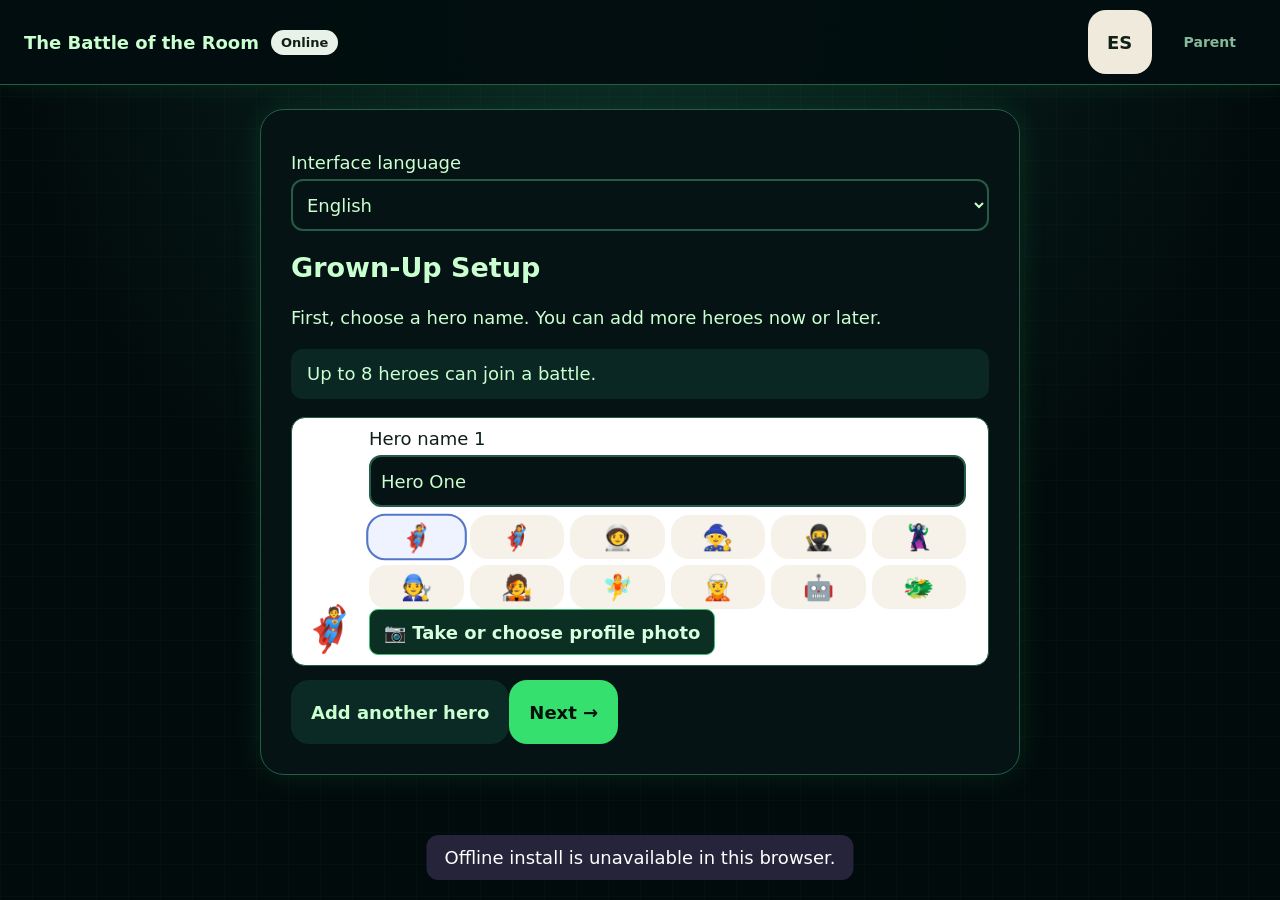
<file: index.html>
<!doctype html>
<html lang="en">
  <head>
    <meta charset="utf-8" />
    <meta
      name="viewport"
      content="width=device-width,initial-scale=1,viewport-fit=cover"
    />
    <meta name="theme-color" content="#020b0c" />
    <meta
      name="description"
      content="A bilingual English/Spanish cooperative room-cleaning adventure for children."
    />
    <meta name="apple-mobile-web-app-capable" content="yes" />
    <meta
      name="apple-mobile-web-app-status-bar-style"
      content="black-translucent"
    />
    <link rel="manifest" href="./manifest.webmanifest" />
    <link rel="apple-touch-icon" href="./assets/icons/apple-touch-icon.png" />
    <link rel="stylesheet" href="./css/tokens.css" />
    <link rel="stylesheet" href="./css/base.css" />
    <link rel="stylesheet" href="./css/components.css" />
    <link rel="stylesheet" href="./css/child-mode.css" />
    <link rel="stylesheet" href="./css/parent-mode.css" />
    <link rel="stylesheet" href="./css/animations.css" />
    <link rel="stylesheet" href="./css/print.css" />
    <title>The Battle of the Room</title>
  </head>
  <body>
    <a class="skip-link" href="#app">Skip to game</a>
    <header class="topbar">
      <div>
        <strong>The Battle of the Room</strong
        ><span id="connectivity" class="badge" aria-live="polite">Online</span>
      </div>
      <div>
        <button
          id="language-toggle"
          class="icon-btn"
          aria-label="Switch language"
        >
          ES</button
        ><button id="parent-access" class="parent-link">Parent</button>
      </div>
    </header>
    <main id="app" tabindex="-1">
      <div class="loading-card">Waking the room monster…</div>
    </main>
    <div id="toast" role="status" aria-live="polite"></div>
    <script type="module" src="./js/app.js"></script>
  </body>
</html>
</file>
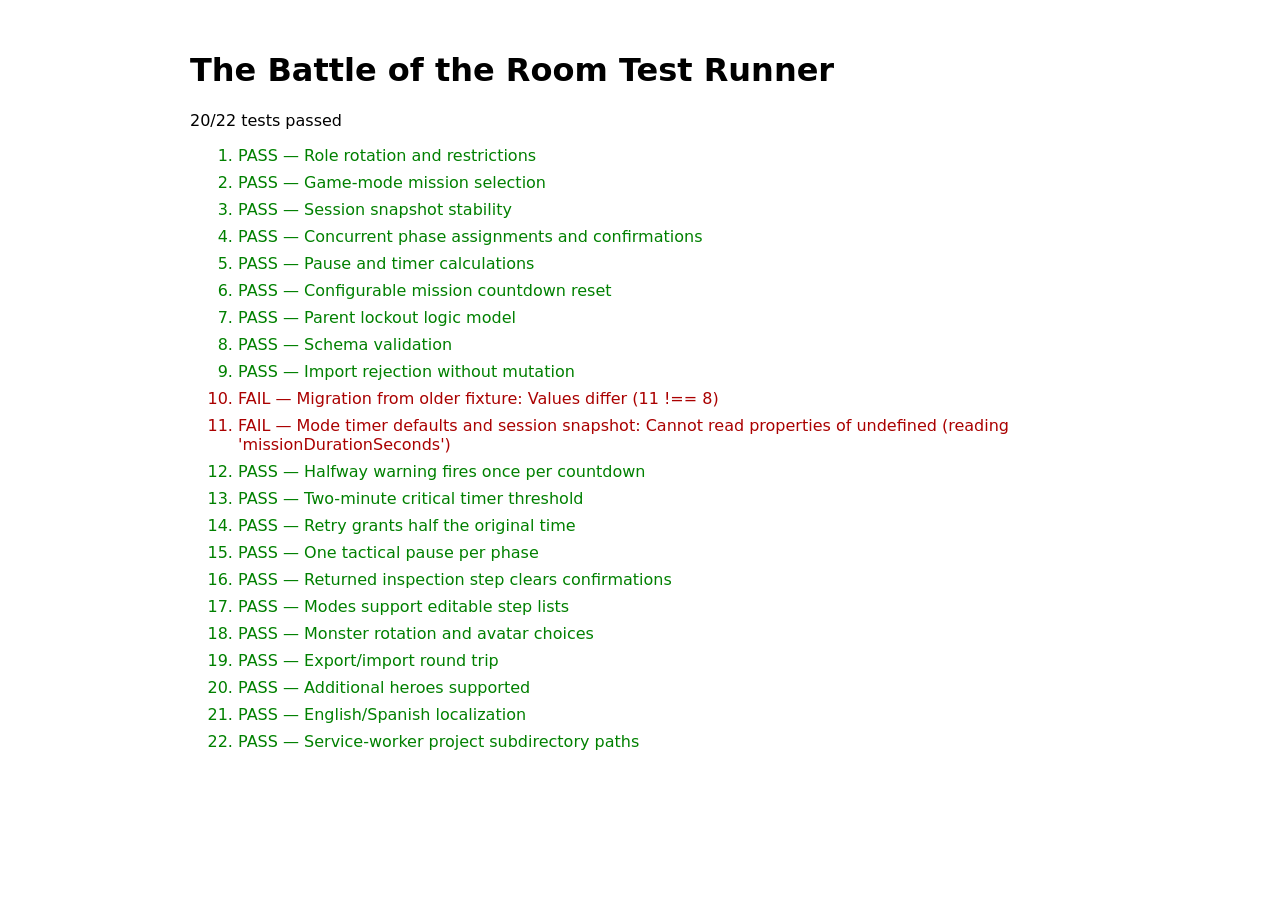
<file: tests/test-runner.html>
<!doctype html><meta charset="utf-8" /><meta
  name="viewport"
  content="width=device-width"
/><title>Battle of the Room Tests</title
><style>
  body {
    font-family: system-ui;
    padding: 30px;
    max-width: 900px;
    margin: auto;
  }
  .pass {
    color: green;
  }
  .fail {
    color: #a00;
  }
  li {
    margin: 8px;
  }
</style>
<h1>The Battle of the Room Test Runner</h1>
<p id="summary">Running…</p>
<ol id="results"></ol>
<script type="module" src="./test-runner.js"></script>
</file>
<file: css/tokens.css>
:root {
  --bg: #020b0c;
  --ink: #caffd0;
  --card: #07191a;
  --gold: #f6b73c;
  --orange: #ed7d31;
  --green: #35e06f;
  --blue: #5577c8;
  --purple: #8561a8;
  --red: #b64e4e;
  --muted: #86b99a;
  --line: #245c45;
  --panel: #061314;
  --panel-alt: #0a2320;
  --glow: #71ff9a;
  --shadow: 0 0 30px rgba(53, 224, 111, 0.12);
  --radius: 24px;
  --touch: 64px;
  --space: clamp(12px, 2vw, 24px);
  --font: system-ui, -apple-system, BlinkMacSystemFont, "Segoe UI", sans-serif;
}
</file>
<file: css/base.css>
* {
  box-sizing: border-box;
}
html,
body {
  margin: 0;
  min-height: 100%;
  font-family: var(--font);
  color: var(--ink);
  background:
    linear-gradient(rgba(44, 132, 87, 0.045) 1px, transparent 1px),
    linear-gradient(90deg, rgba(44, 132, 87, 0.045) 1px, transparent 1px),
    radial-gradient(circle at top, #0b2823, var(--bg) 62%);
  background-size:
    32px 32px,
    32px 32px,
    auto;
  font-size: 18px;
}
button,
input,
select,
textarea {
  font: inherit;
}
button {
  min-height: var(--touch);
  border: 0;
  border-radius: 18px;
  padding: 12px 20px;
  font-weight: 800;
  cursor: pointer;
  touch-action: manipulation;
}
button:focus-visible,
input:focus-visible,
select:focus-visible,
textarea:focus-visible {
  outline: 4px solid #1c6ef2;
  outline-offset: 3px;
}
.skip-link {
  position: absolute;
  left: -999px;
}
.skip-link:focus {
  left: 8px;
  top: 8px;
  z-index: 99;
  background: white;
  color: #102019;
  padding: 10px;
}
.topbar {
  min-height: 68px;
  padding: 10px var(--space);
  display: flex;
  justify-content: space-between;
  align-items: center;
  border-bottom: 1px solid var(--line);
  background: rgba(2, 13, 14, 0.94);
  box-shadow: 0 0 20px rgba(53, 224, 111, 0.1);
  position: sticky;
  top: 0;
  z-index: 10;
}
.topbar > div {
  display: flex;
  gap: 12px;
  align-items: center;
}
main {
  max-width: 1180px;
  margin: auto;
  padding: var(--space);
}
h1,
h2,
h3 {
  line-height: 1.08;
}
p {
  line-height: 1.45;
}
.sr-only {
  position: absolute;
  width: 1px;
  height: 1px;
  overflow: hidden;
  clip: rect(0, 0, 0, 0);
}
@media (max-width: 700px) {
  html,
  body {
    font-size: 16px;
  }
  .topbar strong {
    font-size: 15px;
  }
}
</file>
<file: css/components.css>
.card {
  background: var(--card);
  border: 1px solid var(--line);
  border-radius: var(--radius);
  box-shadow: var(--shadow);
  padding: clamp(16px, 3vw, 30px);
}
.hero-card {
  display: grid;
  grid-template-columns: minmax(240px, 1fr) 1.4fr;
  gap: var(--space);
  align-items: center;
}
.btn-primary {
  background: var(--green);
  color: white;
}
.btn-secondary {
  background: #ece8de;
  color: var(--ink);
}
.btn-danger {
  background: var(--red);
  color: white;
}
.btn-gold {
  background: var(--gold);
  color: #382b10;
}
.button-row {
  display: flex;
  gap: 12px;
  flex-wrap: wrap;
}
.icon-btn {
  min-width: var(--touch);
  padding: 8px;
  background: #f0eadc;
  color: #102019;
}
.parent-link {
  min-height: 44px;
  background: transparent;
  color: var(--muted);
  font-size: 14px;
}
.badge {
  display: inline-flex;
  padding: 5px 10px;
  border-radius: 999px;
  background: #e8f2e8;
  color: #102019;
  font-size: 13px;
  font-weight: 700;
}
.badge.offline {
  background: #f5dfd0;
}
.progress-track {
  height: 22px;
  border-radius: 999px;
  background: #ece8de;
  overflow: hidden;
}
.progress-fill {
  height: 100%;
  background: var(--green);
  transition: width 0.35s;
}
.grid {
  display: grid;
  gap: var(--space);
}
.grid.two {
  grid-template-columns: repeat(2, minmax(0, 1fr));
}
.grid.three {
  grid-template-columns: repeat(3, minmax(0, 1fr));
}
.choice {
  border: 3px solid transparent;
  background: white;
  color: #102019;
}
.choice[aria-pressed="true"] {
  border-color: var(--blue);
  background: #eef3ff;
}
.monster {
  font-size: clamp(80px, 14vw, 180px);
  text-align: center;
  filter: drop-shadow(0 12px 10px rgba(0, 0, 0, 0.13));
}
.monster.messy {
  animation: wobble 2s infinite;
}
.mission-icon {
  font-size: 72px;
}
.hero-chip {
  display: flex;
  align-items: center;
  gap: 10px;
  padding: 12px;
  border-radius: 18px;
  background: #f6f2e9;
  color: #102019;
}
.hero-avatar {
  font-size: 44px;
}
.confirm-btn {
  width: 100%;
  min-height: 72px;
  font-size: clamp(18px, 2.6vw, 28px);
}
.confirmed {
  background: #dff3e4 !important;
  color: #1f5b32;
}
.warning {
  padding: 12px 16px;
  border-left: 6px solid var(--orange);
  background: #fff1e4;
  border-radius: 12px;
}
.notice {
  padding: 12px 16px;
  background: #edf3ff;
  border-radius: 12px;
}
.modal {
  position: fixed;
  inset: 0;
  background: rgba(29, 25, 34, 0.55);
  display: grid;
  place-items: center;
  padding: 20px;
  z-index: 50;
}
.modal > .card {
  width: min(560px, 100%);
  max-height: 90vh;
  overflow: auto;
}
.field {
  display: grid;
  gap: 6px;
  margin: 12px 0;
}
.field input,
.field select,
.field textarea {
  min-height: 52px;
  border: 2px solid var(--line);
  border-radius: 12px;
  padding: 10px;
  background: white;
  color: #102019;
}
.error {
  color: #9b3030;
  font-weight: 700;
}
.tabs {
  display: flex;
  gap: 8px;
  flex-wrap: wrap;
}
.tabs button {
  min-height: 48px;
}
.list {
  display: grid;
  gap: 10px;
}
.list-item {
  padding: 14px;
  border: 1px solid var(--line);
  border-radius: 14px;
  background: white;
  color: #102019;
}
.loading-card {
  padding: 40px;
  text-align: center;
}
.toast {
  position: fixed;
  bottom: 20px;
  left: 50%;
  transform: translateX(-50%);
  background: #25243a;
  color: white;
  padding: 12px 18px;
  border-radius: 12px;
  z-index: 70;
}
.health {
  display: flex;
  gap: 5px;
}
.heart {
  font-size: 26px;
  filter: grayscale(1);
  opacity: 0.25;
}
.heart.alive {
  filter: none;
  opacity: 1;
}
.collectibles {
  font-size: 28px;
  letter-spacing: 4px;
}
.mode-card {
  min-height: 170px;
  text-align: left;
}
.setup-step {
  max-width: 760px;
  margin: auto;
}
.pin-dots {
  display: flex;
  gap: 12px;
  justify-content: center;
  font-size: 42px;
}
.keypad {
  display: grid;
  grid-template-columns: repeat(3, 90px);
  gap: 10px;
  justify-content: center;
}
.keypad button {
  font-size: 28px;
}
.numeric-pin-input {
  -webkit-text-security: disc;
}
.zone-strip {
  display: flex;
  gap: 8px;
  flex-wrap: wrap;
}
.zone {
  padding: 8px 12px;
  border: 1px solid #6d5739;
  background: #eadcb8;
  color: #21180e;
  border-radius: 999px;
  font-weight: 800;
}
.zone.restored {
  background: #dff3e4;
}
@media (max-width: 800px) {
  .hero-card,
  .grid.two,
  .grid.three {
    grid-template-columns: 1fr;
  }
  .monster {
    font-size: 90px;
  }
}
.hero-preview-grid {
  grid-template-columns: repeat(auto-fit, minmax(180px, 1fr));
}
.setup-heroes {
  display: grid;
  gap: 12px;
  margin: 14px 0;
}
.setup-hero-row {
  display: grid;
  grid-template-columns: auto minmax(0, 1fr) auto;
  gap: 12px;
  align-items: end;
  padding: 10px;
  border: 1px solid var(--line);
  border-radius: 14px;
  background: #fff;
  color: #102019;
}
.mission-offer-screen {
  position: relative;
  min-height: calc(100vh - 105px);
  overflow: hidden;
  border: 1px solid #2e7f61;
  background: radial-gradient(circle at 50% 40%, #0b3433, #01090c 70%);
}
.transmission-grid {
  position: absolute;
  inset: 0;
  background:
    repeating-linear-gradient(0deg, transparent 0 5px, rgba(91, 255, 196, 0.035) 6px),
    linear-gradient(rgba(71, 229, 255, 0.06) 1px, transparent 1px),
    linear-gradient(90deg, rgba(71, 229, 255, 0.06) 1px, transparent 1px);
  background-size: auto, 44px 44px, 44px 44px;
  animation: transmission-scan 5s linear infinite;
}
.mission-offer-card {
  position: relative;
  z-index: 1;
  display: grid;
  grid-template-columns: minmax(220px, 0.8fr) minmax(320px, 1.2fr);
  grid-template-areas: "label label" "robot message" "robot actions";
  gap: 14px 28px;
  align-items: center;
  width: min(1050px, 94vw);
  margin: auto;
  padding: clamp(18px, 3vw, 38px);
  border: 2px solid #56d8ff;
  border-radius: 18px;
  background: rgba(2, 20, 25, 0.9);
  box-shadow: 0 0 45px rgba(57, 220, 255, 0.2), inset 0 0 35px rgba(65, 255, 174, 0.06);
}
.transmission-label {
  grid-area: label;
  color: #7effae;
  font-weight: 900;
  letter-spacing: 0.2em;
  text-align: center;
}
.digital-butler {
  grid-area: robot;
  width: 100%;
  max-height: 58vh;
  object-fit: contain;
  animation: robot-salute-arrival 1.1s ease-out both, robot-hologram 2.8s ease-in-out 1.1s infinite;
  filter: drop-shadow(0 0 24px rgba(74, 225, 255, 0.4));
}
.incoming-message-panel {
  grid-area: message;
  min-height: 180px;
  padding: 24px;
  border-left: 5px solid #65ff9b;
  background: #061d1d;
  color: #d4ffdf;
  font-size: clamp(25px, 3.7vw, 46px);
  font-weight: 800;
  line-height: 1.25;
}
.incoming-message-text { display: inline; }
.typing-cursor { color: #65ff9b; animation: cursor-blink 0.65s steps(1) infinite; }
.mission-offer-actions {
  grid-area: actions;
  display: grid;
  grid-template-columns: repeat(2, minmax(0, 1fr));
  gap: 14px;
}
.mission-offer-actions button { min-height: 82px; font-size: clamp(22px, 3vw, 34px); }
.detective-briefing-screen { padding: 34px 12px; }
.detective-portfolio {
  position: relative;
  display: grid;
  grid-template-columns: minmax(280px, 0.9fr) minmax(360px, 1.1fr);
  gap: clamp(22px, 4vw, 48px);
  width: min(1080px, 96vw);
  margin: auto;
  padding: clamp(35px, 5vw, 64px) clamp(22px, 4vw, 50px) clamp(24px, 4vw, 44px);
  border: 12px solid #5b3c22;
  border-radius: 12px 28px 28px 12px;
  background:
    linear-gradient(90deg, rgba(83, 53, 27, 0.15) 0 2px, transparent 2px) 50% 0 / 12px 100%,
    #e5d2a5;
  color: #21170d;
  box-shadow: 0 22px 50px #000, inset 0 0 28px rgba(69, 39, 14, 0.25);
}
.portfolio-tab {
  position: absolute;
  top: -31px;
  left: 30px;
  padding: 10px 24px;
  border: 4px solid #5b3c22;
  border-bottom: 0;
  border-radius: 12px 12px 0 0;
  background: #bd8c4d;
  color: #1b1108;
  font-weight: 950;
  letter-spacing: 0.09em;
}
.briefing-evidence {
  position: relative;
  display: grid;
  align-content: center;
  padding: 22px;
  border: 2px solid #4d3c2c;
  background: #f3ead3;
  color: #20170e;
  transform: rotate(-1deg);
  box-shadow: 7px 8px 0 rgba(76, 48, 24, 0.18);
}
.evidence-stamp {
  position: absolute;
  top: 12px;
  right: 9px;
  z-index: 2;
  padding: 5px 10px;
  border: 4px double #8d1e1e;
  color: #8d1e1e;
  font-weight: 950;
  transform: rotate(8deg);
}
.briefing-report { color: #21170d; }
.briefing-report h1 { color: #25170b; font-family: Georgia, serif; }
.briefing-report .hero-chip { border: 1px solid #766143; background: #f7efd9; color: #21170d; }
.briefing-begin { width: 100%; min-height: 80px; font-size: clamp(26px, 4vw, 42px); }
@media (max-width: 760px) {
  .mission-offer-card,
  .detective-portfolio { grid-template-columns: 1fr; }
  .mission-offer-card { grid-template-areas: "label" "robot" "message" "actions"; }
  .digital-butler { max-height: 34vh; }
  .detective-portfolio { padding-top: 58px; }
}
.setup-hero-row .field {
  margin: 0;
}
.mission-countdown {
  display: grid;
  place-items: center;
  gap: 2px;
  margin: 14px 0;
  padding: 16px;
  border: 4px solid var(--line);
  border-radius: 24px;
  background: #fff;
  color: #102019;
  text-align: center;
}
.countdown-label {
  font-size: clamp(18px, 2.3vw, 30px);
  font-weight: 800;
  text-transform: uppercase;
  letter-spacing: 0.06em;
}
.countdown-value {
  font-size: clamp(76px, 12vw, 164px);
  line-height: 0.9;
  font-weight: 950;
  font-variant-numeric: tabular-nums;
  letter-spacing: -0.04em;
  color: #25243a;
  text-shadow: 0 4px 0 rgba(0, 0, 0, 0.08);
}
.soundtrack-status {
  font-size: clamp(14px, 1.8vw, 22px);
  font-weight: 700;
  color: var(--muted);
}
.mission-countdown.urgent {
  border-color: var(--orange);
  background: #fff1e4;
}
.timer-coach {
  font-weight: 700;
}
.hidden {
  display: none !important;
}
.hero-confirm-card {
  display: grid;
  gap: 8px;
}
.hero-chip.compact {
  padding: 8px 10px;
}
.hero-chip.compact .hero-avatar {
  font-size: 34px;
}
.victory-stage,
.celebration-stage {
  position: relative;
  overflow: hidden;
}
@media (max-width: 700px) {
  .setup-hero-row {
    grid-template-columns: auto 1fr;
  }
  .setup-hero-row > button {
    grid-column: 1/-1;
  }
  .countdown-value {
    font-size: clamp(68px, 20vw, 112px);
  }
}
.monster-sprite {
  display: block;
  width: min(100%, 360px);
  height: auto;
  aspect-ratio: 1;
  object-fit: contain;
  margin: auto;
  filter: drop-shadow(0 12px 10px rgba(0, 0, 0, 0.16));
}
.monster-atlas-sprite {
  aspect-ratio: 1 / 1;
  background-image: url("../assets/images/monsters/monster-roster-v2.png");
  background-size: 500% 200%;
  background-position: calc(var(--monster-x) * 25%) calc(var(--monster-y) * 100%);
  background-repeat: no-repeat;
}
.hero-photo {
  width: 58px;
  height: 58px;
  border: 2px solid #70ff96;
  border-radius: 50%;
  object-fit: cover;
  background: #061512;
}
.photo-capture-button {
  display: inline-flex;
  align-items: center;
  justify-content: center;
  min-height: 46px;
  padding: 9px 14px;
  border: 1px solid #45bd75;
  border-radius: 9px;
  background: #0b3023;
  color: #d5ffde;
  font-weight: 800;
  cursor: pointer;
}
.profile-photo-input {
  position: absolute;
  width: 1px;
  height: 1px;
  overflow: hidden;
  clip: rect(0 0 0 0);
}
.profile-photo-preview {
  display: grid;
  place-items: center;
}
.profile-photo-preview .hero-avatar {
  width: 82px;
  height: 82px;
  font-size: 54px;
}
.profile-editor-fields {
  display: flex;
  flex-wrap: wrap;
  gap: 9px;
  align-items: center;
}
.main-menu-grid {
  display: grid;
  grid-template-columns: repeat(2, minmax(0, 1fr));
  gap: 12px;
  margin-top: 18px;
}
.main-menu-action {
  min-height: 76px;
  font-size: clamp(17px, 2vw, 24px);
}
.landing-screen {
  position: relative;
  min-height: calc(100dvh - 150px);
  align-content: center;
  padding: clamp(12px, 2vw, 24px);
  overflow: hidden;
  border: 1px solid #246848;
  border-radius: 24px;
  background:
    radial-gradient(circle at 50% 8%, rgba(38, 224, 112, 0.16), transparent 34%),
    linear-gradient(rgba(58, 255, 133, 0.035) 1px, transparent 1px),
    linear-gradient(90deg, rgba(58, 255, 133, 0.035) 1px, transparent 1px),
    #020d0e;
  background-size: auto, 42px 42px, 42px 42px, auto;
  box-shadow: inset 0 0 70px rgba(42, 255, 117, 0.06);
}
.landing-logo-wrap {
  display: grid;
  place-items: center;
  align-content: center;
  min-height: 0;
  grid-area: logo;
  align-self: stretch;
}
.landing-logo {
  width: min(430px, 100%);
  max-height: 58vh;
  object-fit: contain;
  filter: drop-shadow(0 0 20px rgba(52, 231, 255, 0.28));
  animation: logo-glow-rest 7s ease-in-out infinite;
}

.ui-icon { width: 1.15em; height: 1.15em; flex: 0 0 auto; }
.icon-label { display: inline-flex; align-items: center; justify-content: center; gap: .48em; }
.landing-menu-card .icon-label { flex-direction: column; }
.landing-menu-card .ui-icon { width: 1.7em; height: 1.7em; }
.deny-mission { background: #bd2434; border-color: #ff7885; color: #fff; }
.pin-card { position: relative; }
.pin-close { position: absolute; top: 12px; right: 12px; width: 48px; height: 48px; border: 2px solid #ff7c86; border-radius: 50%; background: #641923; color: #fff; font-size: 32px; line-height: 1; }
.safety-alert-button { display: inline-flex; align-items: center; justify-content: center; gap: 10px; width: min(360px, 100%); margin: 0 auto 14px; padding: 12px 20px; border: 2px solid #ffca58; border-radius: 12px; background: #2d250d; color: #fff0a8; font-size: clamp(18px, 2vw, 25px); font-weight: 900; }
.safety-alert-card { position: relative; }

@keyframes logo-glow-rest {
  0%, 9%, 100% { filter: drop-shadow(0 0 18px rgba(52, 231, 255, .25)); transform: scale(1); }
  13% { filter: drop-shadow(0 0 42px rgba(112, 255, 174, .9)) brightness(1.2); transform: scale(1.025); }
  18% { filter: drop-shadow(0 0 18px rgba(52, 231, 255, .25)); transform: scale(1); }
}
.landing-tagline {
  margin: -6px 0 0;
  color: #bfffd0;
  font-size: clamp(15px, 2vw, 22px);
  font-weight: 800;
  letter-spacing: 0.08em;
  text-align: center;
  text-transform: uppercase;
}
.landing-menu-grid {
  display: grid;
  grid-template-columns: minmax(190px, 0.78fr) minmax(300px, 1.12fr) minmax(190px, 0.78fr);
  grid-template-rows: minmax(220px, 2fr) minmax(110px, 1fr);
  grid-template-areas:
    "comics logo battle"
    "setting logo parent";
  gap: clamp(14px, 2vw, 24px);
  min-height: 0;
}
.landing-menu-card.battle-zone { grid-area: battle; }
.landing-menu-card.comics-zone { grid-area: comics; }
.landing-menu-card.parent-zone { grid-area: parent; }
.landing-menu-card.setting-zone { grid-area: setting; }
.landing-menu-card {
  position: relative;
  display: grid;
  place-items: center;
  min-height: 150px;
  padding: clamp(14px, 2.2vw, 30px);
  overflow: hidden;
  border: 2px solid #36795b;
  border-radius: 22px;
  background: linear-gradient(145deg, #0d352b, #071d1a);
  color: #d7ffe1;
  font-size: clamp(25px, 3.3vw, 44px);
  font-weight: 900;
  line-height: 1.05;
  text-align: center;
  text-shadow: 0 0 14px rgba(114, 255, 157, 0.38);
  box-shadow: inset 0 0 28px rgba(73, 255, 139, 0.06), 0 10px 25px rgba(0, 0, 0, 0.28);
}
.landing-menu-card::after {
  content: "";
  position: absolute;
  inset: 0;
  background: linear-gradient(120deg, transparent 25%, rgba(255, 255, 255, 0.08), transparent 60%);
  transform: translateX(-120%);
  transition: transform 0.45s ease;
}
.landing-menu-card:hover::after,
.landing-menu-card:focus-visible::after {
  transform: translateX(120%);
}
.landing-menu-card:hover,
.landing-menu-card:focus-visible {
  transform: translateY(-3px);
  border-color: #72ff9c;
  background: linear-gradient(145deg, #15533f, #0a2b25);
  box-shadow: 0 0 25px rgba(70, 255, 137, 0.2);
}
.landing-menu-card.battle-zone {
  border-color: #58dfff;
  background: linear-gradient(145deg, #0c4051, #08242e);
  color: #d9f9ff;
}
.landing-menu-card.setting-zone { border-color: #d7ba45; color: #fff4b4; }
.landing-menu-card.comics-zone { border-color: #9d70ff; color: #eadfff; }
.landing-menu-card.parent-zone,
.landing-menu-card.setting-zone {
  min-height: 110px;
  padding-inline: clamp(12px, 2vw, 24px);
  font-size: clamp(22px, 3vw, 38px);
}
.menu-music-activation {
  justify-self: center;
  min-height: 42px;
  padding: 9px 22px;
  border: 1px solid #377b5b;
  border-radius: 999px;
  background: rgba(5, 35, 29, 0.92);
  color: #a9f8bd;
  font-size: 15px;
}
.menu-music-activation.playing { color: #6fffa0; box-shadow: 0 0 14px rgba(77, 255, 137, 0.18); }
@media (max-width: 700px) {
  .landing-screen {
    grid-template-rows: minmax(135px, 24vh) auto auto;
    overflow: visible;
  }
  .landing-menu-grid {
    grid-template-columns: 1fr;
    grid-template-rows: auto repeat(2, minmax(130px, 1fr)) repeat(2, minmax(90px, auto));
    grid-template-areas:
      "logo"
      "battle"
      "comics"
      "parent"
      "setting";
  }
  .landing-menu-card { min-height: 105px; font-size: clamp(25px, 8vw, 38px); }
}
.screen-title-row {
  display: grid;
  grid-template-columns: auto 1fr;
  align-items: center;
  gap: 18px;
  margin-bottom: 18px;
}
.screen-title-row h1,
.screen-title-row p {
  margin: 3px 0;
}
.player-settings-grid {
  display: grid;
  grid-template-columns: repeat(auto-fit, minmax(300px, 1fr));
  gap: 18px;
}
.player-settings-card {
  display: grid;
  justify-items: center;
  gap: 10px;
  text-align: center;
}
.player-settings-portrait {
  display: grid;
  place-items: center;
  width: 112px;
  height: 112px;
  border: 3px solid #70ff96;
  border-radius: 50%;
  object-fit: cover;
  background: #102a22;
  font-size: 70px;
}
.comic-library-screen,
.comic-reader-screen,
.player-settings-screen {
  padding: 58px 22px 22px;
}
.monster-library-grid {
  display: grid;
  grid-template-columns: repeat(auto-fit, minmax(190px, 1fr));
  gap: 16px;
}
.monster-library-tile {
  display: grid;
  justify-items: center;
  gap: 7px;
  min-height: 260px;
  padding: 12px;
  border: 2px solid #286447;
  background: #071916;
  color: #caffd5;
  border-radius: 18px;
  text-align: center;
  cursor: pointer;
}
.monster-library-tile:focus-visible {
  outline: 4px solid #56d8ff;
  outline-offset: 4px;
}
.monster-library-tile.locked .library-monster {
  filter: grayscale(1) brightness(0.36) contrast(1.2);
}
.monster-library-tile.locked strong,
.monster-library-tile.locked span {
  color: #778b80;
}
.monster-library-tile.unlocked {
  border-color: #70ff96;
  box-shadow: 0 0 16px rgba(112, 255, 150, 0.2);
}
.monster-library-tile.selected {
  border-color: #56d8ff;
  box-shadow: 0 0 22px rgba(86, 216, 255, 0.32);
}
.library-monster {
  width: min(100%, 170px);
}
.monster-library-tile strong {
  font-size: 19px;
}
.monster-library-tile span {
  font-size: 13px;
}
.comic-tile-action {
  width: 100%;
  min-height: 42px;
  padding: 10px;
  border-radius: 10px;
  background: #7857bb;
  color: #fff !important;
  font-weight: 900;
}
.comic-tile-action.locked-mission {
  background: #0d4651;
  color: #bdf6ff !important;
}
.comic-reader-card {
  width: min(100%, 1040px);
  margin: auto;
  overflow: hidden;
  border: 5px solid #d9f6df;
  border-radius: 14px;
  background: #f7f0dc;
  color: #172019;
  box-shadow: 0 15px 34px #000;
}
.comic-source-crop {
  position: relative;
  overflow: hidden;
  width: 100%;
  background: #e9e1c9;
}
.comic-source-crop img {
  position: absolute;
  max-width: none;
  height: auto;
}
.source-scene-0,
.source-scene-1,
.source-scene-2,
.source-scene-3,
.source-scene-4 {
  aspect-ratio: 1.48 / 1;
}
.source-scene-1 img,
.source-scene-0 img,
.source-scene-2 img,
.source-scene-3 img,
.source-scene-4 img {
  width: 200%;
}
.source-scene-0 img {
  transform: translate(0, -8%);
}
.source-scene-1 img {
  transform: translate(-50%, -8%);
}
.source-scene-2 img {
  transform: translate(0, -38%);
}
.source-scene-3 img {
  transform: translate(-50%, -38%);
}
.source-scene-4 img {
  transform: translate(-50%, -61%);
}
.original-comic-scene {
  display: grid;
  place-items: center;
  min-height: 460px;
  background: radial-gradient(circle, #244b37, #06120f 70%);
}
.comic-reader-monster {
  width: min(80%, 430px);
}
.comic-scene-copy {
  padding: 20px 26px;
  border-top: 4px solid #172019;
  font: 800 clamp(20px, 2.6vw, 31px) Georgia, serif;
  line-height: 1.4;
}
.comic-scene-copy > p {
  margin: 0;
}
.hero-lesson {
  display: grid;
  gap: 5px;
  margin-top: 16px;
  padding: 14px;
  border: 3px solid #2c7a51;
  background: #d9f5df;
  font: 700 17px system-ui, sans-serif;
}
.comic-progress {
  color: #70ff96;
  font-weight: 900;
  letter-spacing: 0.08em;
}
.comic-reader-controls {
  width: min(100%, 1040px);
  margin: 18px auto 0;
  display: grid;
  grid-template-columns: 1fr 1fr;
  gap: 14px;
}
.mission-matrix select {
  min-width: 112px;
  padding: 8px;
  border-color: #45a66d;
  background: #071d1a;
  color: #d5ffde;
}
.mission-monster {
  width: min(100%, 250px);
}
.celebration-monster,
.victory-monster {
  width: min(70vw, 360px);
}
.monster-name {
  display: block;
  text-align: center;
  font-size: clamp(18px, 2.2vw, 28px);
  margin-top: -8px;
}
.avatar-picker {
  display: grid;
  grid-template-columns: repeat(6, minmax(44px, 1fr));
  gap: 6px;
  margin-top: 8px;
}
.avatar-option {
  min-width: 44px;
  min-height: 44px;
  padding: 4px;
  background: #f6f2e9;
  font-size: 25px;
  border: 2px solid transparent;
}
.avatar-option.selected {
  border-color: var(--blue);
  background: #eef3ff;
  transform: scale(1.06);
}
.card,
.list-item,
.hero-chip,
.field input,
.field select,
.field textarea {
  background: var(--panel);
  color: var(--ink);
  border-color: var(--line);
}
.btn-secondary {
  background: #0b2925;
  color: #caffd0;
}
.btn-primary {
  color: #031009;
}
.btn-gold {
  background: #9cffad;
  color: #052010;
}
.notice {
  background: #0a2723;
  color: #caffd0;
}
.warning {
  background: #2c2010;
  color: #ffe7b4;
}
.mission-countdown {
  min-height: clamp(270px, 43vh, 470px);
  padding: 18px;
  border: 3px solid #3b9c66;
  border-radius: 12px;
  background: radial-gradient(circle, #0b2f25, #020b0c 72%);
  color: #caffd0;
  box-shadow:
    inset 0 0 40px rgba(53, 224, 111, 0.1),
    0 0 24px rgba(53, 224, 111, 0.12);
  overflow: hidden;
}
.countdown-label {
  color: #74ff99;
  letter-spacing: 0.2em;
  font-size: clamp(16px, 2vw, 25px);
}
.countdown-value {
  font-size: clamp(126px, 21vw, 280px);
  line-height: 0.76;
  color: #b9ffc5;
  text-shadow:
    0 0 12px rgba(107, 255, 142, 0.55),
    0 0 34px rgba(53, 224, 111, 0.2);
}
.soundtrack-status {
  color: #62ba7a;
  font-size: 14px;
  letter-spacing: 0.08em;
}
.mission-countdown.critical {
  border-color: #ff3d3d;
  background: radial-gradient(circle, #421011, #130203 75%);
  animation: critical-flash 0.62s steps(2, end) infinite;
}
.mission-countdown.critical .countdown-value,
.mission-countdown.critical .countdown-label {
  color: #ff5656;
  text-shadow:
    0 0 15px rgba(255, 45, 45, 0.8),
    0 0 40px rgba(255, 0, 0, 0.38);
}
.help-modal > .card {
  position: relative;
  width: min(820px, 94vw);
  padding: 38px;
  background: #061819;
  border: 2px solid #68e98a;
  text-align: center;
}
.help-close {
  position: absolute;
  right: 12px;
  top: 12px;
  width: 58px;
  min-height: 58px;
  padding: 0;
  background: #351113;
  color: #ffb2b2;
  font-size: 28px;
}
.help-hand {
  font-size: 80px;
}
.help-bullet-list {
  display: grid;
  gap: 18px;
  text-align: left;
  font-size: clamp(25px, 3.3vw, 45px);
  line-height: 1.18;
  color: #dcffe2;
  font-weight: 800;
}
.help-bullet-list li::marker {
  color: #6eff99;
  font-size: 1.2em;
}
.pause-countdown {
  display: block;
  font-size: clamp(90px, 16vw, 190px);
  color: #baffc6;
  text-shadow: 0 0 20px #45db73;
}
.pause-denied,
.timeout-card {
  position: relative;
  text-align: center;
  max-width: 820px;
}
.monster-strength,
.timeout-alert {
  font-size: clamp(70px, 12vw, 150px);
}
.timeout-flash {
  animation: timeout-screen-flash 0.55s steps(2, end) infinite;
}
.timeout-card {
  border: 3px solid #ff4d4d;
  background: #260607;
}
.timeout-card h2 {
  font-size: clamp(42px, 6vw, 82px);
  color: #ff6969;
}
.timeout-card p {
  font-size: clamp(22px, 3vw, 38px);
}
.timeout-options {
  display: grid;
  grid-template-columns: 1fr 1fr;
  gap: 18px;
}
.timeout-options button {
  min-height: 90px;
  font-size: clamp(20px, 2.3vw, 30px);
}
.mode-mission-list {
  display: grid;
  grid-template-columns: repeat(2, minmax(190px, 1fr));
  gap: 7px;
  margin: 10px 0;
}
.mode-mission-choice {
  padding: 9px;
  border: 1px solid var(--line);
  border-radius: 8px;
  background: #0a211e;
}
.mission-matrix-wrap {
  overflow-x: auto;
  margin: 16px 0;
  border: 1px solid var(--line);
  border-radius: 14px;
}
.mission-matrix {
  width: 100%;
  min-width: 820px;
  border-collapse: collapse;
  background: #041411;
}
.mission-matrix th,
.mission-matrix td {
  padding: 14px 12px;
  border-right: 1px solid #225b45;
  border-bottom: 1px solid #225b45;
  text-align: center;
}
.mission-matrix th {
  position: sticky;
  top: 0;
  background: #0b2a20;
  color: #baffc8;
  font-size: 16px;
}
.mission-matrix-task {
  min-width: 260px;
  text-align: left !important;
}
.mission-matrix-task strong,
.mission-matrix-task small {
  display: block;
}
.mission-matrix-task small {
  margin-top: 5px;
  color: var(--muted);
}
.matrix-check input,
.setting-switch input {
  width: 28px;
  height: 28px;
  accent-color: #34e67a;
}
.matrix-action {
  min-height: 44px;
  padding: 8px 12px;
}
.settings-grid {
  display: grid;
  grid-template-columns: repeat(3, minmax(0, 1fr));
  gap: 14px;
  margin: 18px 0;
}
.setting-card,
.setting-language {
  display: grid;
  align-items: center;
  gap: 14px;
  padding: 20px;
  border: 1px solid #2b7658;
  border-radius: 14px;
  background: linear-gradient(145deg, #09221b, #04110f);
}
.setting-card {
  grid-template-columns: auto 1fr auto;
  min-height: 120px;
}
.setting-icon {
  font-size: 34px;
  filter: drop-shadow(0 0 8px #2cff78);
}
.setting-copy strong,
.setting-copy small {
  display: block;
}
.setting-copy strong {
  color: #caffd5;
  font-size: 19px;
}
.setting-copy small {
  margin-top: 7px;
  color: #9bcdb0;
}
.setting-language {
  grid-template-columns: auto minmax(180px, 1fr) minmax(200px, 0.8fr);
  margin-bottom: 18px;
}
.setting-language select {
  width: 100%;
  padding: 12px;
}
.detective-dossier {
  width: min(100%, 980px);
  margin: 0 auto 18px;
  display: grid;
  grid-template-columns: minmax(280px, 0.85fr) 1.15fr;
  overflow: hidden;
  border: 10px solid #d7d3c8;
  background: #d8d4c8;
  color: #171717;
  text-align: left;
  box-shadow: 0 14px 35px #000;
  transform: rotate(-0.3deg);
}
.dossier-header {
  grid-column: 1 / -1;
  display: flex;
  justify-content: space-between;
  padding: 10px 18px;
  border-bottom: 4px solid #171717;
  font-family: ui-monospace, monospace;
  letter-spacing: 0.12em;
}
.dossier-photo {
  position: relative;
  display: grid;
  place-items: center;
  min-height: 390px;
  padding: 20px;
  border-right: 4px solid #171717;
  background:
    repeating-linear-gradient(0deg, transparent 0 3px, rgba(0, 0, 0, 0.09) 4px),
    radial-gradient(circle, #eee 0, #999 100%);
  overflow: hidden;
}
.dossier-photo .monster-sprite {
  filter: grayscale(1) contrast(1.35) drop-shadow(0 10px 3px #222);
}
.photo-stamp {
  position: absolute;
  right: 12px;
  bottom: 20px;
  padding: 5px 10px;
  border: 5px double #3c3c3c;
  color: #333;
  font: 950 25px ui-monospace, monospace;
  transform: rotate(-10deg);
}
.dossier-copy {
  padding: 30px;
  background:
    repeating-linear-gradient(0deg, transparent 0 31px, rgba(0, 0, 0, 0.09) 32px),
    #e1ded3;
}
.dossier-copy h1 {
  font-family: Georgia, serif;
  font-size: clamp(28px, 4vw, 52px);
  color: #111;
}
.dossier-copy h2 {
  color: #222;
}
.evidence-label {
  font: 900 14px ui-monospace, monospace;
  letter-spacing: 0.16em;
}
.archive-fact {
  font: 700 clamp(19px, 2.2vw, 28px) Georgia, serif;
  line-height: 1.45;
}
.comic-cutscene {
  min-height: calc(100vh - 110px);
  display: grid;
  align-content: center;
  gap: 18px;
  padding: 18px;
  border: 1px solid #479968;
  background: #020b0c;
}
.comic-title {
  text-align: center;
}
.comic-title > span {
  color: #ff6b6b;
  letter-spacing: 0.16em;
  font-weight: 900;
}
.comic-title h1 {
  font-size: clamp(34px, 5vw, 68px);
  margin: 5px;
}
.comic-panels {
  display: grid;
  grid-template-columns: repeat(3, 1fr);
  gap: 16px;
}
.comic-panel {
  position: relative;
  min-height: 390px;
  display: grid;
  align-content: end;
  overflow: hidden;
  border: 5px solid #d7fbe0;
  background: radial-gradient(circle at top, #16452f, #061311 68%);
  box-shadow: 8px 8px 0 #173f2e;
  padding: 14px;
}
.comic-panel p {
  position: relative;
  z-index: 2;
  margin: 0;
  padding: 12px;
  background: rgba(0, 0, 0, 0.78);
  color: #fff;
  font-size: clamp(17px, 1.8vw, 24px);
  font-weight: 800;
}
.panel-number {
  position: absolute;
  left: 8px;
  top: 8px;
  z-index: 3;
  width: 42px;
  height: 42px;
  display: grid;
  place-items: center;
  border-radius: 50%;
  background: #ffdf5a;
  color: #151006;
  font-weight: 950;
}
.comic-monster {
  position: absolute;
  inset: 10px 0 auto;
  width: 100%;
  height: 270px;
}
.pose-1 {
  transform: translateX(-18%) scale(0.82) rotate(-5deg);
}
.pose-2 {
  transform: scale(0.98) rotate(4deg);
  filter: drop-shadow(0 0 24px #8effa7);
}
.pose-3 {
  transform: translateX(12%) scale(1.14);
}
.comic-deploy {
  justify-self: center;
  min-width: 280px;
}
.weakening-scene {
  position: relative;
  display: grid;
  place-items: center;
}
.weakening-monster {
  transition:
    transform 0.4s,
    filter 0.4s;
}
.weakness-1 .weakening-monster {
  transform: scale(0.9) rotate(-3deg);
}
.weakness-2 .weakening-monster {
  transform: scale(0.75) rotate(4deg);
  filter: grayscale(0.25) brightness(0.82);
}
.weakness-3 .weakening-monster {
  transform: scale(0.62) rotate(-6deg);
  filter: grayscale(0.5) brightness(0.7);
}
.comic-impact {
  position: absolute;
  z-index: 3;
  right: 18%;
  top: 5%;
  padding: 12px;
  background: #ffdf45;
  color: #251600;
  font-size: clamp(30px, 5vw, 72px);
  font-weight: 950;
  transform: rotate(10deg);
  clip-path: polygon(
    50% 0,
    61% 28%,
    88% 12%,
    75% 40%,
    100% 50%,
    72% 61%,
    88% 88%,
    60% 75%,
    50% 100%,
    39% 73%,
    12% 88%,
    26% 60%,
    0 50%,
    29% 39%,
    12% 12%,
    40% 27%
  );
}
.weakening-copy {
  color: #9cffad;
  font-size: clamp(24px, 3.5vw, 48px);
}
@media (max-width: 850px) {
  .comic-panels {
    grid-template-columns: 1fr;
  }
  .comic-panel {
    min-height: 310px;
  }
  .timeout-options {
    grid-template-columns: 1fr;
  }
  .mode-mission-list {
    grid-template-columns: 1fr;
  }
  .settings-grid {
    grid-template-columns: 1fr;
  }
  .setting-language {
    grid-template-columns: auto 1fr;
  }
  .setting-language select {
    grid-column: 1 / -1;
  }
  .detective-dossier {
    grid-template-columns: 1fr;
  }
  .dossier-photo {
    min-height: 270px;
    border-right: 0;
    border-bottom: 4px solid #171717;
  }
  .main-menu-grid {
    grid-template-columns: 1fr;
  }
  .monster-library-grid {
    grid-template-columns: repeat(2, minmax(0, 1fr));
  }
}
.battle-interlude {
  position: relative;
  min-height: calc(100vh - 110px);
  display: grid;
  place-items: center;
  align-content: center;
  gap: 8px;
  overflow: hidden;
  border: 1px solid #326d50;
  border-radius: 18px;
  background: #020b0c;
  text-align: center;
}
.radar-grid {
  position: absolute;
  inset: -20%;
  background:
    repeating-radial-gradient(
      circle,
      transparent 0 75px,
      rgba(72, 255, 131, 0.1) 77px 79px
    ),
    linear-gradient(
      90deg,
      transparent 49.8%,
      rgba(72, 255, 131, 0.14) 50%,
      transparent 50.2%
    ),
    linear-gradient(
      transparent 49.8%,
      rgba(72, 255, 131, 0.14) 50%,
      transparent 50.2%
    );
  animation: radar-pulse 2.2s linear infinite;
}
.alert-banner {
  z-index: 1;
  color: #ff6c6c;
  font-weight: 950;
  font-size: clamp(22px, 3.5vw, 48px);
  letter-spacing: 0.08em;
  animation: alert-blink 0.55s steps(2, end) infinite;
}
.attacking-monster {
  z-index: 1;
  width: min(55vw, 470px);
  animation: monster-charge 1.05s ease-in-out infinite;
}
.battle-interlude h1,
.interlude-order,
.deploy-button {
  z-index: 1;
}
.battle-interlude h1 {
  font-size: clamp(34px, 5vw, 70px);
  margin: 0;
}
.interlude-order {
  font-size: clamp(22px, 3vw, 40px);
  color: #b9ffc5;
  margin: 0;
}
.deploy-button {
  min-width: 240px;
}
</file>
<file: css/child-mode.css>
.child-screen {
  min-height: calc(100vh - 100px);
  display: grid;
  align-content: center;
  gap: var(--space);
}
.battle-console-screen {
  display: block;
  min-height: calc(100vh - 98px);
}
.battle-console {
  min-height: calc(100vh - 112px);
  display: grid;
  grid-template-columns: 86px minmax(0, 1fr) minmax(270px, 330px);
  gap: 16px;
  padding: 16px;
  border: 1px solid var(--line);
  border-radius: 20px;
  background: rgba(2, 13, 14, 0.82);
  box-shadow:
    inset 0 0 45px rgba(53, 224, 111, 0.05),
    0 0 22px rgba(53, 224, 111, 0.1);
}
.command-rail {
  display: flex;
  flex-direction: column;
  gap: 14px;
  align-items: stretch;
  padding: 8px 4px;
  border-right: 1px solid var(--line);
}
.command-icon {
  width: 76px;
  height: 88px;
  min-height: 88px;
  padding: 0;
  border-radius: 8px;
  background: #0b2823;
  color: #62ff9b;
  font-size: 42px;
  border: 1px solid #36755a;
  text-shadow: 0 0 10px currentColor;
  box-shadow:
    inset 0 0 18px rgba(113, 255, 154, 0.12),
    0 0 10px rgba(60, 255, 130, 0.1);
}
.command-icon:hover,
.command-icon:focus-visible {
  background: #124332;
  box-shadow: 0 0 16px rgba(113, 255, 154, 0.25);
}
.command-icon.danger {
  margin-top: auto;
  color: #ff7777;
  border-color: #8a3f3f;
  background: #2b1012;
}
.command-icon:nth-child(2) {
  color: #56d8ff;
  border-color: #2d819b;
}
.command-icon:nth-child(3) {
  color: #ffd95b;
  border-color: #887333;
}
.command-icon:nth-child(4) {
  color: #ff80a5;
  border-color: #8a3f5d;
}
.mission-core {
  display: grid;
  align-content: start;
  gap: 12px;
  min-width: 0;
}
.mission-hud {
  display: grid;
  grid-template-columns: 1fr 150px 1fr;
  gap: 12px;
  align-items: center;
  border-bottom: 1px solid var(--line);
  padding-bottom: 8px;
  text-transform: uppercase;
}
.mission-hud > div:last-child {
  text-align: right;
  display: grid;
}
.hud-label {
  display: block;
  color: #71ff9a;
  font-size: 12px;
  letter-spacing: 0.18em;
  font-weight: 800;
}
.hud-monster {
  width: 145px;
  height: 110px;
  object-fit: contain;
  animation: hud-attack 2.2s ease-in-out infinite;
}
.mission-order {
  display: grid;
  grid-template-columns: auto 1fr;
  gap: 16px;
  align-items: center;
  padding: 10px 14px;
  border-left: 4px solid var(--green);
  background: #071d1a;
}
.phase-orders-label {
  display: block;
  margin: 16px 0 6px;
}
.phase-orders {
  display: grid;
  grid-template-columns: repeat(auto-fit, minmax(260px, 1fr));
  gap: 10px;
}
.phase-orders .mission-order h1 {
  font-size: clamp(22px, 2.4vw, 34px);
}
.mission-order h1 {
  margin: 4px 0;
  font-size: clamp(27px, 3.2vw, 46px);
  color: #eaffed;
}
.mission-order p {
  margin: 0;
  font-size: clamp(18px, 2vw, 27px);
  color: #bfffc9;
}
.hero-check-column {
  display: grid;
  align-content: start;
  gap: 12px;
  padding-left: 12px;
  border-left: 1px solid var(--line);
}
.hero-check-column h2 {
  margin: 4px 0 8px;
  color: var(--glow);
  font-size: 18px;
  letter-spacing: 0.12em;
}
.heroes-confirm {
  display: grid;
  grid-template-columns: 1fr;
  gap: 12px;
}
.hero-check-card {
  position: relative;
  display: grid;
  grid-template-columns: auto minmax(0, 1fr) 58px;
  gap: 10px;
  align-items: center;
  padding: 12px;
  border: 1px solid #2a644b;
  border-radius: 10px;
  background: #071d1a;
}
.hero-responsibility-popover {
  position: fixed;
  inset: 0;
  z-index: 85;
  display: grid;
  place-items: center;
  padding: 22px;
  background: rgba(0, 8, 9, 0.38);
}
.hero-responsibility-card {
  width: min(680px, 92vw);
  max-height: 82vh;
  overflow: auto;
  padding: clamp(22px, 4vw, 42px);
  border: 3px solid #70ff96;
  border-radius: 18px;
  background: #061918;
  color: #d7ffe1;
  text-align: center;
  box-shadow: 0 0 45px rgba(76, 255, 139, 0.32), 0 20px 55px #000;
}
.hero-responsibility-card .hero-avatar {
  width: 96px;
  height: 96px;
  margin: auto;
  font-size: 62px;
}
.hero-responsibility-card h2 {
  margin: 12px 0;
  color: #9dffb4;
  font-size: clamp(28px, 5vw, 46px);
}
.hero-responsibility-list {
  margin: 0;
  padding: 0;
  list-style-position: inside;
  text-align: left;
}
.hero-responsibility-task { padding: 12px 0; border-bottom: 1px solid rgba(126,255,174,.25); }
.hero-responsibility-task:last-child { border-bottom: 0; }
.hero-responsibility-list li {
  margin: 14px 0;
  padding: 14px;
  border-left: 4px solid #56d8ff;
  background: #0b2925;
}
.hero-responsibility-list strong,
.hero-responsibility-list span { display: block; }
.hero-responsibility-list strong { font-size: clamp(20px, 3vw, 30px); }
.hero-responsibility-list span { margin-top: 6px; color: #b9eac5; }
.popover-dismiss-hint { color: #86b99a; font-size: 14px; }
.hero-subtask-list {
  margin: 10px 0 0;
  padding-left: 28px;
  list-style: disc;
}
.hero-subtask-list li {
  margin: 8px 0;
  padding: 0;
  border: 0;
  background: transparent;
  color: #caffd5;
}
.hero-task-toggle {
  grid-column: 1 / 3;
  display: grid;
  grid-template-columns: auto minmax(0, 1fr) auto;
  gap: 10px;
  align-items: center;
  min-height: 58px;
  padding: 0;
  border: 0;
  background: transparent;
  text-align: left;
}
.task-chevron {
  color: #70ff96;
  font-size: 22px;
}
.hero-task-list {
  grid-column: 1 / -1;
  margin: 4px 0 0;
  padding: 12px 12px 12px 30px;
  border-top: 1px solid #2a644b;
  background: #041411;
}
.hero-task-list li {
  margin: 9px 0;
  color: #caffd5;
}
.hero-task-list strong,
.hero-task-list span {
  display: block;
}
.hero-task-list span {
  margin-top: 3px;
  color: #9bcdb0;
}
.hero-check-card.complete {
  border-color: #65ff90;
  background: #0d3325;
  box-shadow: 0 0 14px rgba(101, 255, 144, 0.14);
}
.hero-check-copy {
  display: grid;
  min-width: 0;
}
.hero-check-copy strong {
  font-size: 20px;
  color: #eaffed;
}
.hero-check-copy span {
  font-size: 14px;
  color: var(--muted);
}
.hero-check {
  width: 54px;
  height: 54px;
  min-height: 54px;
  padding: 0;
  border: 2px solid #6ebd87;
  border-radius: 8px;
  background: #021011;
  color: #021011;
  font-size: 37px;
  line-height: 1;
}
.hero-check.checked {
  color: #a7ffb9;
  background: #134c32;
  border-color: #7fff9e;
  text-shadow: 0 0 10px #70ff96;
}
.team-advance {
  width: 100%;
  font-size: 34px;
  background: #35e06f;
  color: #02110a;
  border-radius: 8px;
}
.check-status {
  font-size: 15px;
  color: var(--muted);
}
@media (max-width: 900px) {
  .battle-console {
    grid-template-columns: 72px minmax(0, 1fr);
  }
  .hero-check-column {
    grid-column: 1/-1;
    border-left: 0;
    border-top: 1px solid var(--line);
    grid-template-columns: 1fr;
  }
  .heroes-confirm {
    grid-template-columns: repeat(2, minmax(0, 1fr));
  }
  .command-icon {
    width: 54px;
    height: 54px;
    min-height: 54px;
  }
  .mission-hud {
    grid-template-columns: 1fr 110px 1fr;
  }
  .hud-monster {
    width: 110px;
  }
}
.mission-layout {
  display: grid;
  grid-template-columns: 0.75fr 1.4fr;
  gap: var(--space);
  align-items: center;
}
.mission-actions {
  display: grid;
  grid-template-columns: repeat(4, 1fr);
  gap: 10px;
}
.mission-actions button {
  min-height: 70px;
}
.heroes-confirm {
  display: grid;
  grid-template-columns: repeat(auto-fit, minmax(155px, 1fr));
  gap: 12px;
}
@media (max-width: 900px) {
  .mission-layout {
    grid-template-columns: 1fr;
  }
  .mission-actions {
    grid-template-columns: repeat(2, 1fr);
  }
}
</file>
<file: css/parent-mode.css>
.parent-shell {
  display: grid;
  grid-template-columns: 220px 1fr;
  gap: 20px;
}
.parent-nav {
  display: grid;
  gap: 8px;
  align-content: start;
}
.parent-nav button {
  text-align: left;
  min-height: 50px;
}
.parent-content {
  min-width: 0;
}
.editor-row {
  display: grid;
  grid-template-columns: auto 1fr auto;
  gap: 10px;
  align-items: center;
}
.table-wrap {
  overflow: auto;
}
table {
  width: 100%;
  border-collapse: collapse;
}
td,
th {
  padding: 10px;
  border-bottom: 1px solid var(--line);
  text-align: left;
}
@media (max-width: 800px) {
  .parent-shell {
    grid-template-columns: 1fr;
  }
  .parent-nav {
    grid-template-columns: repeat(2, 1fr);
  }
}
</file>
<file: css/animations.css>
@keyframes wobble {
  0%,
  100% {
    transform: rotate(-2deg);
  }
  50% {
    transform: rotate(2deg) scale(1.02);
  }
}
@keyframes pop {
  0% {
    transform: scale(0.9);
    opacity: 0.2;
  }
  70% {
    transform: scale(1.06);
  }
  100% {
    transform: scale(1);
    opacity: 1;
  }
}
@keyframes transmission-scan {
  from { transform: translateY(-22px); }
  to { transform: translateY(22px); }
}
@keyframes robot-salute-arrival {
  from { opacity: 0; transform: translateY(55px) rotateY(-22deg) scale(0.72); }
  to { opacity: 1; transform: translateY(0) rotateY(0) scale(1); }
}
@keyframes robot-hologram {
  0%, 100% { transform: translateY(0); filter: drop-shadow(0 0 20px rgba(74, 225, 255, 0.35)); }
  50% { transform: translateY(-8px); filter: drop-shadow(0 0 34px rgba(78, 255, 174, 0.52)); }
}
@keyframes cursor-blink { 50% { opacity: 0; } }
.celebrate {
  animation: pop 0.6s ease-out;
}
@media (prefers-reduced-motion: reduce) {
  *,
  *::before,
  *::after {
    animation-duration: 0.001ms !important;
    animation-iteration-count: 1 !important;
    scroll-behavior: auto !important;
    transition-duration: 0.001ms !important;
  }
  .monster.messy {
    animation: none;
  }
}
body.reduce-motion * {
  animation: none !important;
  transition: none !important;
}
@keyframes confetti-fall {
  0% {
    transform: translate3d(0, -12vh, 0) rotate(0deg);
    opacity: 0;
  }
  8% {
    opacity: 1;
  }
  100% {
    transform: translate3d(var(--drift), 110vh, 0) rotate(var(--spin));
    opacity: 0.95;
  }
}
@keyframes victory-bounce {
  0%,
  100% {
    transform: translateY(0) scale(1);
  }
  45% {
    transform: translateY(-18px) scale(1.08);
  }
}
@keyframes star-pulse {
  0%,
  100% {
    transform: scale(1);
  }
  50% {
    transform: scale(1.08);
  }
}
@keyframes timer-urgent {
  0%,
  100% {
    transform: scale(1);
  }
  50% {
    transform: scale(1.04);
  }
}
.confetti-layer {
  position: fixed;
  inset: 0;
  overflow: hidden;
  pointer-events: none;
  z-index: 100;
}
.confetti-piece {
  position: absolute;
  left: var(--x);
  top: -10vh;
  font-size: 20px;
  color: var(--blue);
  animation: confetti-fall var(--fall) linear var(--delay) forwards;
}
.confetti-piece[data-variant="1"] {
  color: var(--green);
}
.confetti-piece[data-variant="2"] {
  color: var(--gold);
}
.confetti-piece[data-variant="3"] {
  color: var(--orange);
}
.confetti-piece[data-variant="4"] {
  color: var(--red);
}
.final-confetti .confetti-piece {
  font-size: 26px;
}
.celebration-monster {
  animation: victory-bounce 0.75s ease-in-out 2;
}
.celebration-stars,
.victory-stars {
  animation: star-pulse 0.65s ease-in-out 2;
}
.victory-monster {
  animation: victory-bounce 0.7s ease-in-out 4;
}
.mission-countdown.urgent {
  animation: timer-urgent 0.65s ease-in-out infinite;
}
@media (prefers-reduced-motion: reduce) {
  .confetti-layer {
    display: none !important;
  }
}
body.reduce-motion .confetti-layer {
  display: none !important;
}
@keyframes critical-flash {
  0%,
  100% {
    opacity: 1;
  }
  50% {
    opacity: 0.62;
  }
}
@keyframes hud-attack {
  0%,
  100% {
    transform: translateX(-5px) rotate(-2deg);
  }
  50% {
    transform: translateX(8px) rotate(3deg) scale(1.06);
  }
}
@keyframes monster-charge {
  0%,
  100% {
    transform: translateX(-18vw) scale(0.82) rotate(-4deg);
  }
  50% {
    transform: translateX(18vw) scale(1.12) rotate(5deg);
  }
}
@keyframes radar-pulse {
  0% {
    transform: scale(0.9);
    opacity: 0.55;
  }
  100% {
    transform: scale(1.16);
    opacity: 0.95;
  }
}
@keyframes alert-blink {
  0%,
  100% {
    opacity: 1;
  }
  50% {
    opacity: 0.28;
  }
}
@keyframes timeout-screen-flash {
  0%,
  100% {
    background: rgba(105, 0, 0, 0.86);
  }
  50% {
    background: rgba(8, 0, 0, 0.9);
  }
}
</file>
<file: css/print.css>
@media print {
  .topbar,
  button {
    display: none !important;
  }
  .card {
    box-shadow: none;
    border: 1px solid #999;
  }
  body {
    background: white;
  }
}
</file>
